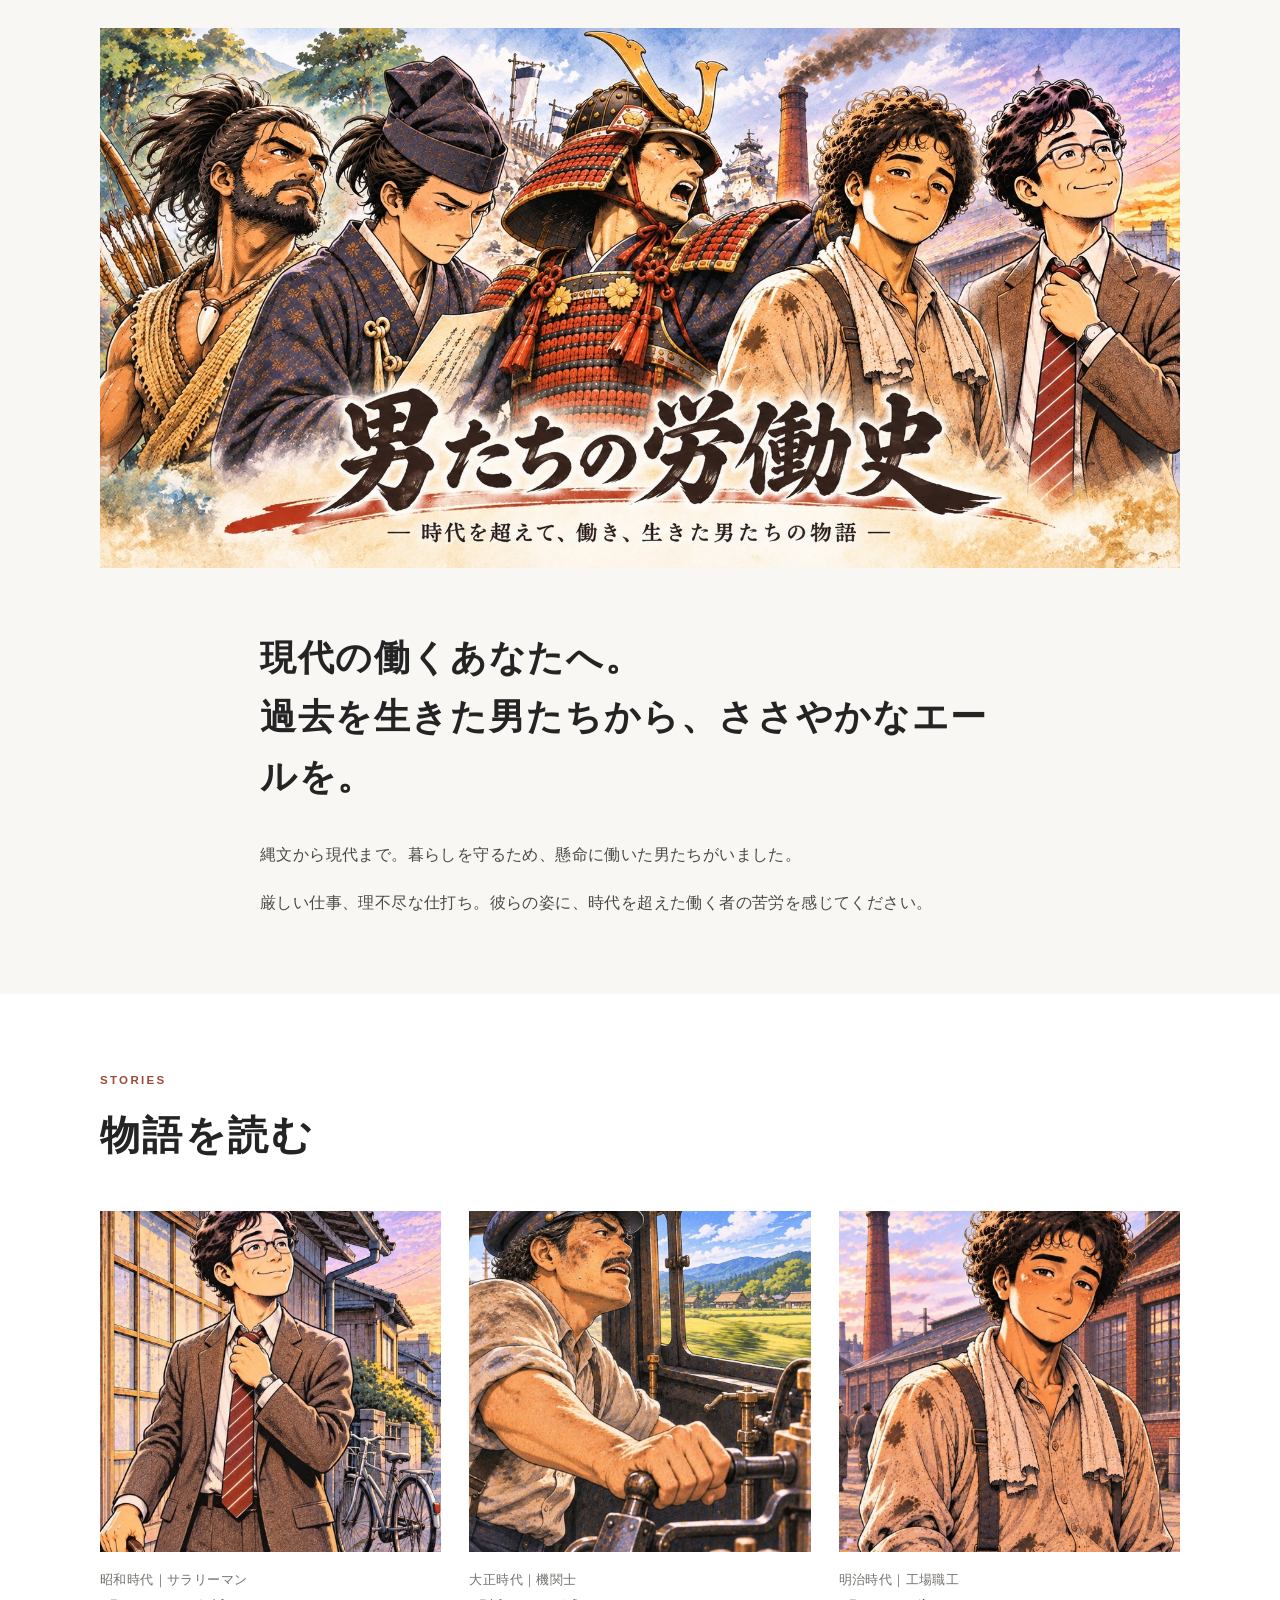
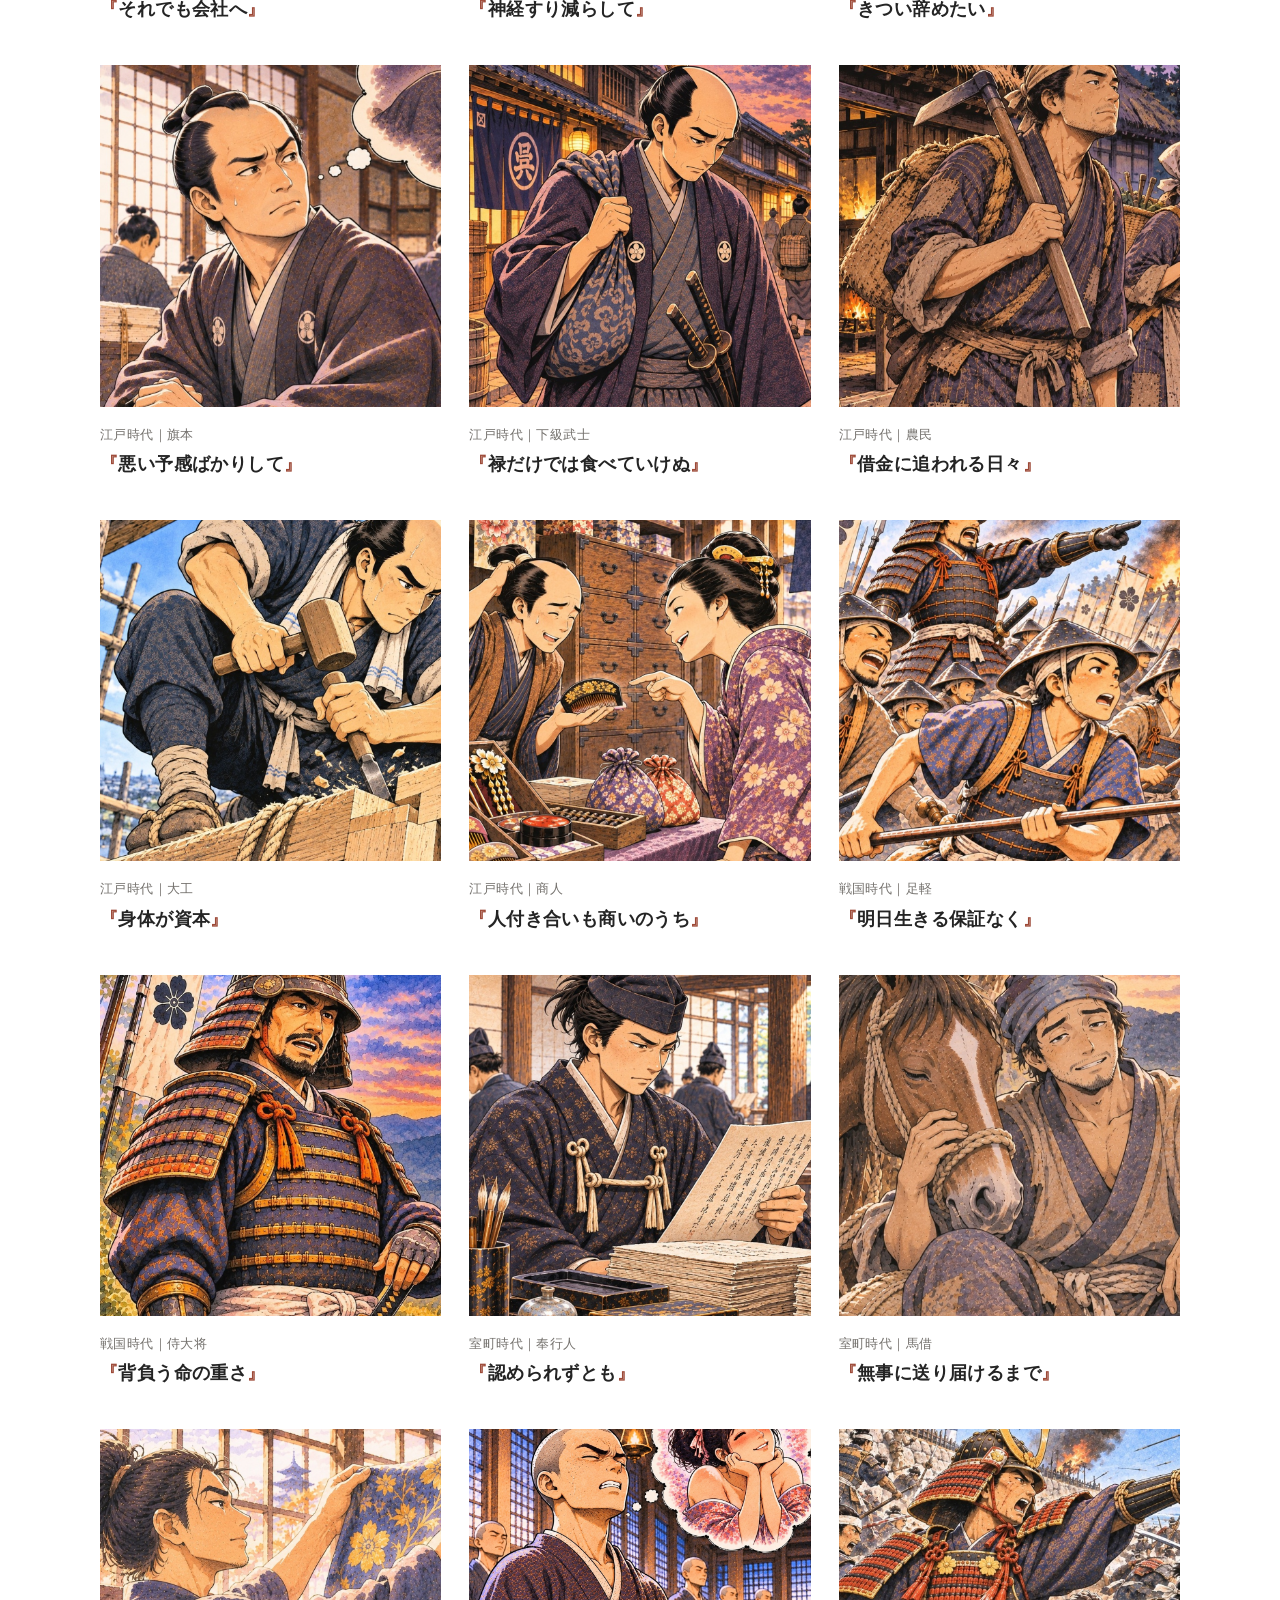
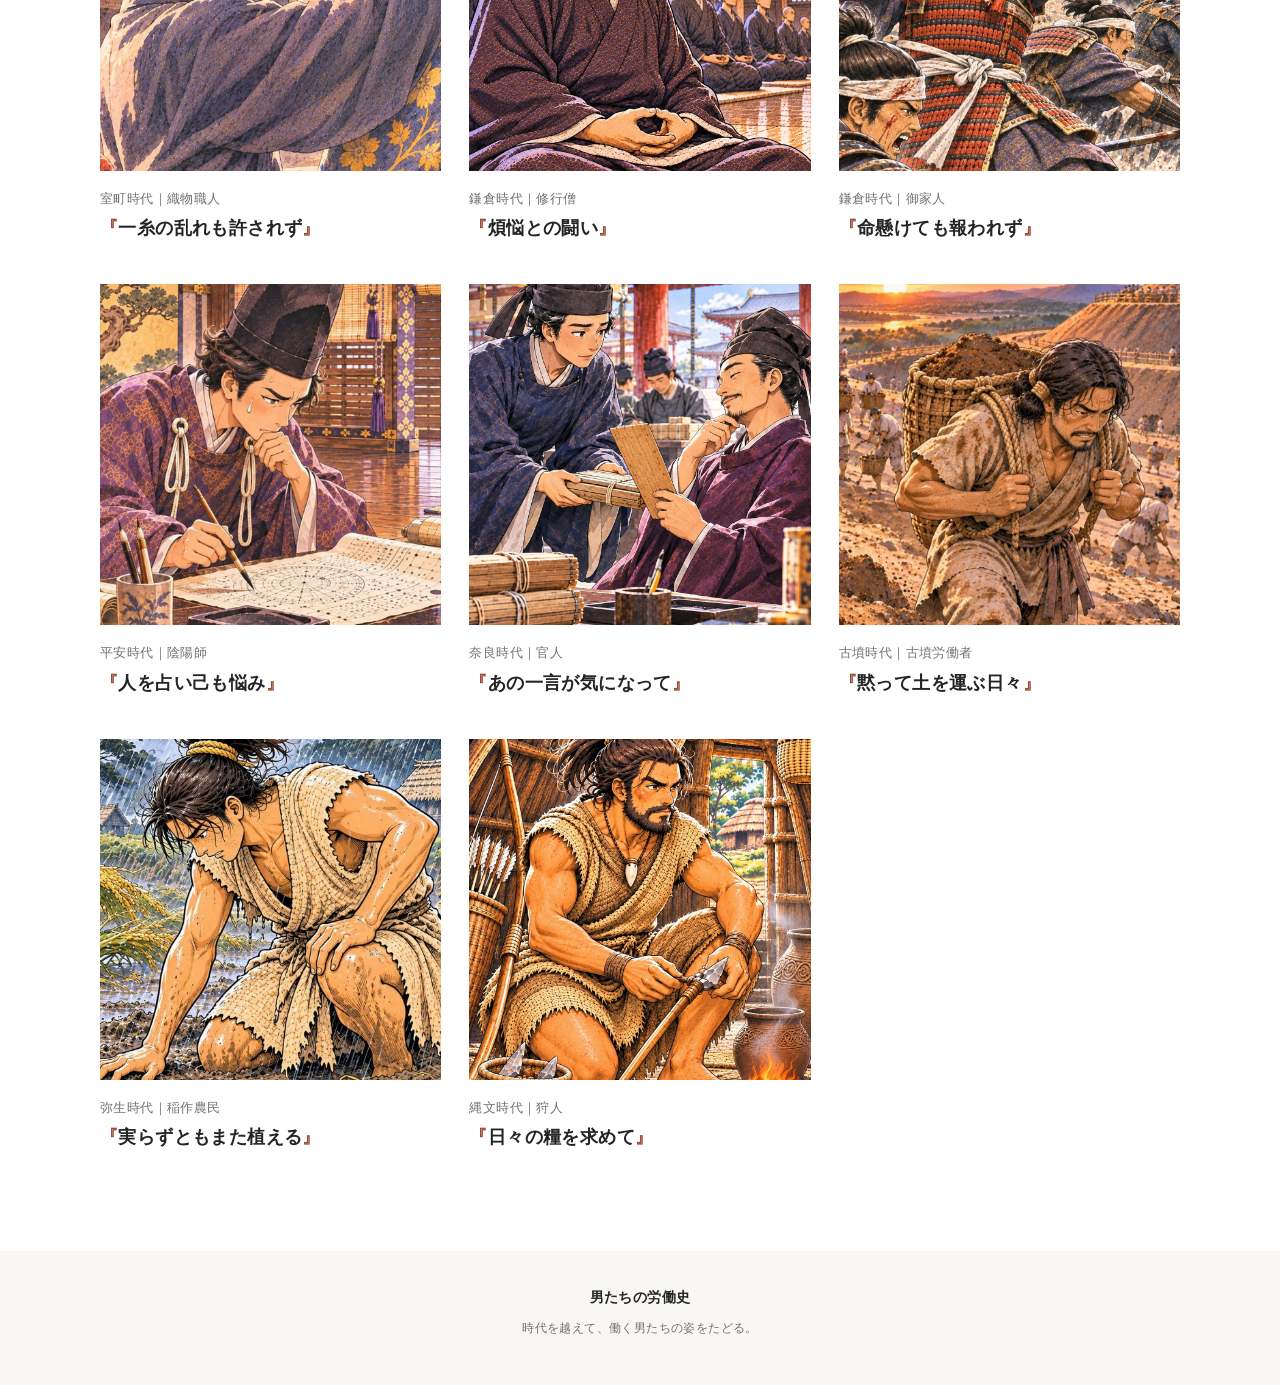
<file: index.html>
<!doctype html>
<html lang="ja">
<head>
  <meta charset="utf-8">
  <meta name="viewport" content="width=device-width, initial-scale=1">
  <meta name="description" content="縄文から現代まで、働く男たちの仕事と日常を描くデジタル絵本。">
  <title>男たちの労働史</title>
  <link rel="stylesheet" href="css/style.css">
</head>
<body class="home">
  <main>
    <section class="home-hero" aria-label="男たちの労働史">
      <img src="images/roudoushi_header.jpg" alt="縄文の狩人から昭和のサラリーマンまで、時代を超えて働く男たち">
    </section>
    <section class="intro">
      <p class="intro-lead">現代の働くあなたへ。<br>過去を生きた男たちから、ささやかなエールを。</p>
      <div class="intro-copy">
        <p>縄文から現代まで。暮らしを守るため、懸命に働いた男たちがいました。</p>
        <p>厳しい仕事、理不尽な仕打ち。彼らの姿に、時代を超えた働く者の苦労を感じてください。</p>
      </div>
    </section>

    <section class="works-section" aria-labelledby="works-heading">
      <div class="section-heading">
        <p class="eyebrow">STORIES</p>
        <h1 id="works-heading">物語を読む</h1>
      </div>
      <div id="works-list" class="works-grid" aria-live="polite">
        <p class="loading">作品を読み込んでいます……</p>
      </div>
    </section>
  </main>

  <footer class="site-footer">
    <p>男たちの労働史</p>
    <small>時代を越えて、働く男たちの姿をたどる。</small>
  </footer>
  <script src="js/app.js"></script>
</body>
</html>
</file>
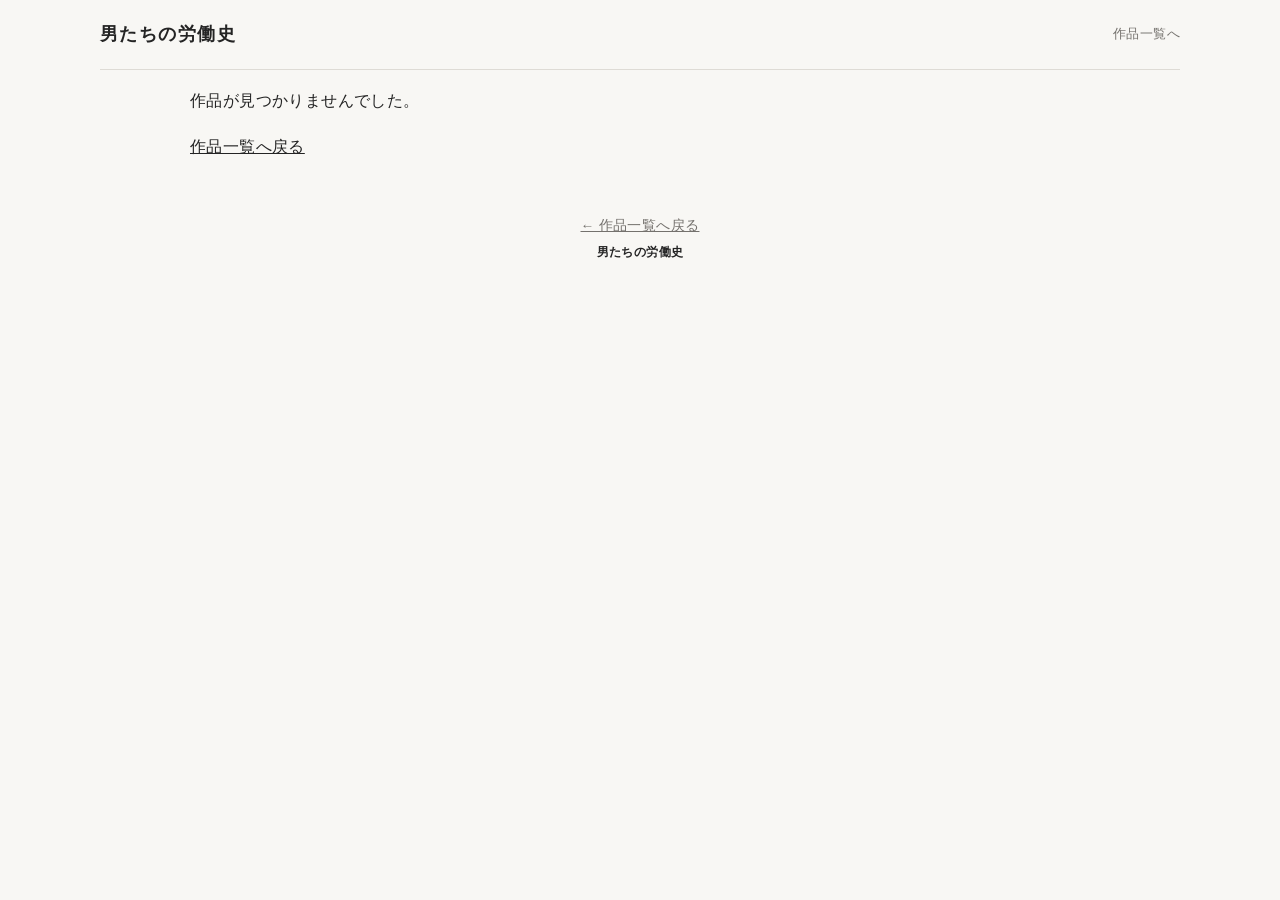
<file: work.html>
<!doctype html>
<html lang="ja">
<head>
  <meta charset="utf-8">
  <meta name="viewport" content="width=device-width, initial-scale=1">
  <meta name="description" content="男たちの労働史 — 時代を生きた男たちの仕事と日常。">
  <title>作品を読む｜男たちの労働史</title>
  <link rel="stylesheet" href="css/style.css">
</head>
<body class="story-page">
  <header class="site-header story-header">
    <a class="site-title" href="index.html">男たちの労働史</a>
    <a class="back-link" href="index.html">作品一覧へ</a>
  </header>

  <main id="story-main" class="story-main">
    <p class="loading">物語を読み込んでいます……</p>
  </main>

  <footer class="site-footer">
    <a href="index.html">← 作品一覧へ戻る</a>
    <p><small>男たちの労働史</small></p>
  </footer>
  <script src="js/app.js"></script>
</body>
</html>
</file>
<file: css/style.css>
@charset "UTF-8";

:root {
  --ink: #242424;
  --muted: #74716d;
  --paper: #f8f7f4;
  --white: #fff;
  --line: #dedbd5;
  --accent: #9d4937;
  --accent-dark: #733629;
  --soft: #efede8;
  --max: 1080px;
}
* { box-sizing: border-box; }
html { scroll-behavior: smooth; }
body {
  margin: 0;
  color: var(--ink);
  background: var(--paper);
  font-family: -apple-system, BlinkMacSystemFont, "Yu Gothic", "Hiragino Kaku Gothic ProN",
    "Noto Sans JP", Meiryo, sans-serif;
  line-height: 1.9;
  letter-spacing: .025em;
}
a { color: inherit; }

/* Home title banner */
.home-hero {
  width: min(var(--max), calc(100% - 48px));
  margin: 28px auto 0;
}
.home-hero img {
  display: block;
  width: 100%;
  height: auto;
}
.site-header {
  width: min(var(--max), calc(100% - 48px));
  margin: 0 auto;
  min-height: 78px;
  display: flex;
  align-items: center;
  justify-content: space-between;
  border-bottom: 1px solid var(--line);
}
.site-title {
  text-decoration: none;
  font-weight: 800;
  font-size: 1.15rem;
  letter-spacing: .08em;
}
.site-kicker, .back-link {
  color: var(--muted);
  font-size: .82rem;
  text-decoration: none;
}
.intro {
  width: min(760px, calc(100% - 48px));
  margin: clamp(34px, 5vw, 60px) auto 76px;
}
.intro-lead {
  margin: 0 0 34px;
  font-size: clamp(1.45rem, 3.6vw, 2.25rem);
  line-height: 1.65;
  font-weight: 750;
  letter-spacing: .045em;
}
.intro-copy {
  max-width: 690px;
  color: #4b4946;
  font-size: .98rem;
}
.intro-copy p { margin: 0 0 1.15em; }
.intro-quote {
  margin: 1.7em 0 !important;
  padding-left: 1.2em;
  border-left: 3px solid var(--accent);
  color: var(--ink);
  font-weight: 650;
  line-height: 2.05;
}
.works-section {
  background: var(--white);
  padding: 76px 24px 100px;
}
.section-heading {
  width: min(var(--max), 100%);
  margin: 0 auto 38px;
}
.eyebrow {
  margin: 0 0 5px;
  color: var(--accent);
  font-size: .72rem;
  font-weight: 800;
  letter-spacing: .2em;
}
.section-heading h1 {
  margin: 0;
  font-size: clamp(1.8rem, 4vw, 2.5rem);
  letter-spacing: .06em;
}
.section-heading > p:last-child { margin: 8px 0 0; color: var(--muted); font-size: .9rem; }
.works-grid {
  width: min(var(--max), 100%);
  margin: 0 auto;
  display: grid;
  grid-template-columns: repeat(3, minmax(0, 1fr));
  gap: 42px 28px;
}
.work-card { min-width: 0; text-decoration: none; display: block; }
.portrait-wrap {
  aspect-ratio: 1 / 1;
  overflow: hidden;
  background: #e9e6e0;
  margin-bottom: 16px;
}
.portrait-wrap img {
  width: 100%;
  height: 100%;
  object-fit: cover;
  display: block;
  transition: transform .45s ease;
}
.work-card:hover .portrait-wrap img { transform: scale(1.035); }
.portrait-placeholder {
  height: 100%;
  display: grid;
  place-items: center;
  color: #8a847b;
  font-size: .85rem;
  letter-spacing: .12em;
}
.work-meta {
  color: var(--muted);
  font-size: .8rem;
  margin: 0 0 3px;
}
.work-title {
  margin: 0;
  font-size: 1.13rem;
  font-weight: 750;
  line-height: 1.55;
}
.work-title::before { content: "『"; color: var(--accent); }
.work-title::after { content: "』"; color: var(--accent); }
.site-footer {
  width: min(var(--max), calc(100% - 48px));
  margin: 0 auto;
  padding: 34px 0 44px;
  color: var(--muted);
  font-size: .85rem;
  text-align: center;
}
.site-footer p { margin: 0 0 4px; color: var(--ink); font-weight: 700; }
.site-footer small { font-size: .75rem; }
.loading { color: var(--muted); }

/* Story page */
.story-header { min-height: 70px; }
.story-main { width: min(900px, calc(100% - 40px)); margin: 0 auto; }
.story-heading {
  padding: 58px 0 34px;
  text-align: center;
}
.story-heading .story-meta { color: var(--muted); font-size: .85rem; margin: 0 0 8px; }
.story-heading h1 {
  margin: 0;
  font-size: clamp(1.8rem, 4.5vw, 2.8rem);
  line-height: 1.45;
  letter-spacing: .06em;
}
.story-heading .story-description {
  max-width: 650px;
  margin: 18px auto 0;
  color: #5f5b56;
  font-size: .95rem;
}
.scene {
  padding: 32px 0 50px;
  scroll-margin-top: 20px;
}
.scene + .scene { border-top: 1px solid var(--line); }
.scene-number {
  margin: 0 0 10px;
  color: var(--accent);
  font-size: .76rem;
  font-weight: 800;
  letter-spacing: .16em;
}
.scene-image-wrap {
  position: relative;
}
.scene-image {
  display: block;
  width: 100%;
  height: auto;
  background: var(--soft);
}
.dialogue {
  margin: 0 0 24px;
  font-size: 1rem;
  line-height: 2.15;
  white-space: pre-line;
}
.scene-next {
  position: static;
  display: flex;
  width: fit-content;
  margin: 12px 0 0 auto;
  align-items: center;
  gap: 8px;
  padding: 8px 13px;
  color: var(--accent-dark);
  background: rgba(248, 247, 244, .94);
  border: 1px solid rgba(115, 54, 41, .28);
  border-radius: 3px;
  box-shadow: 0 2px 8px rgba(0, 0, 0, .12);
  font-size: .84rem;
  font-weight: 700;
  text-decoration: none;
}
.scene-next:hover { color: var(--accent); background: #fff; }
.scene-final {
  margin: 18px 0 50px;
  padding: 38px clamp(22px, 5vw, 52px);
  background: #eeece7;
}
.scene-final .scene-number { color: var(--accent-dark); }
.scene-final .dialogue { font-size: 1.02rem; line-height: 2.2; }
.story-end {
  padding: 26px 0 72px;
  text-align: center;
}
.story-end a {
  color: var(--accent-dark);
  font-size: .9rem;
  font-weight: 700;
  text-decoration: none;
}
@media (max-width: 760px) {
  .home-hero { width: calc(100% - 24px); margin-top: 12px; }
  .site-title { font-size: 1rem; }
  .site-kicker { font-size: .72rem; }
  .intro { width: calc(100% - 40px); margin: 48px auto 64px; }
  .intro-copy { font-size: .94rem; }
  .works-section { padding: 54px 20px 72px; }
  .works-grid { grid-template-columns: repeat(2, minmax(0, 1fr)); gap: 30px 16px; }
  .work-title { font-size: .98rem; }
  .work-meta { font-size: .72rem; }
  .story-main { width: calc(100% - 32px); }
  .story-heading { padding: 42px 0 24px; }
  .scene { padding: 26px 0 38px; }
  .dialogue { font-size: .96rem; }
  .site-footer { width: calc(100% - 32px); }
}
@media (max-width: 390px) {
  .works-grid { gap: 26px 12px; }
  .work-title { font-size: .9rem; }
}
</file>
